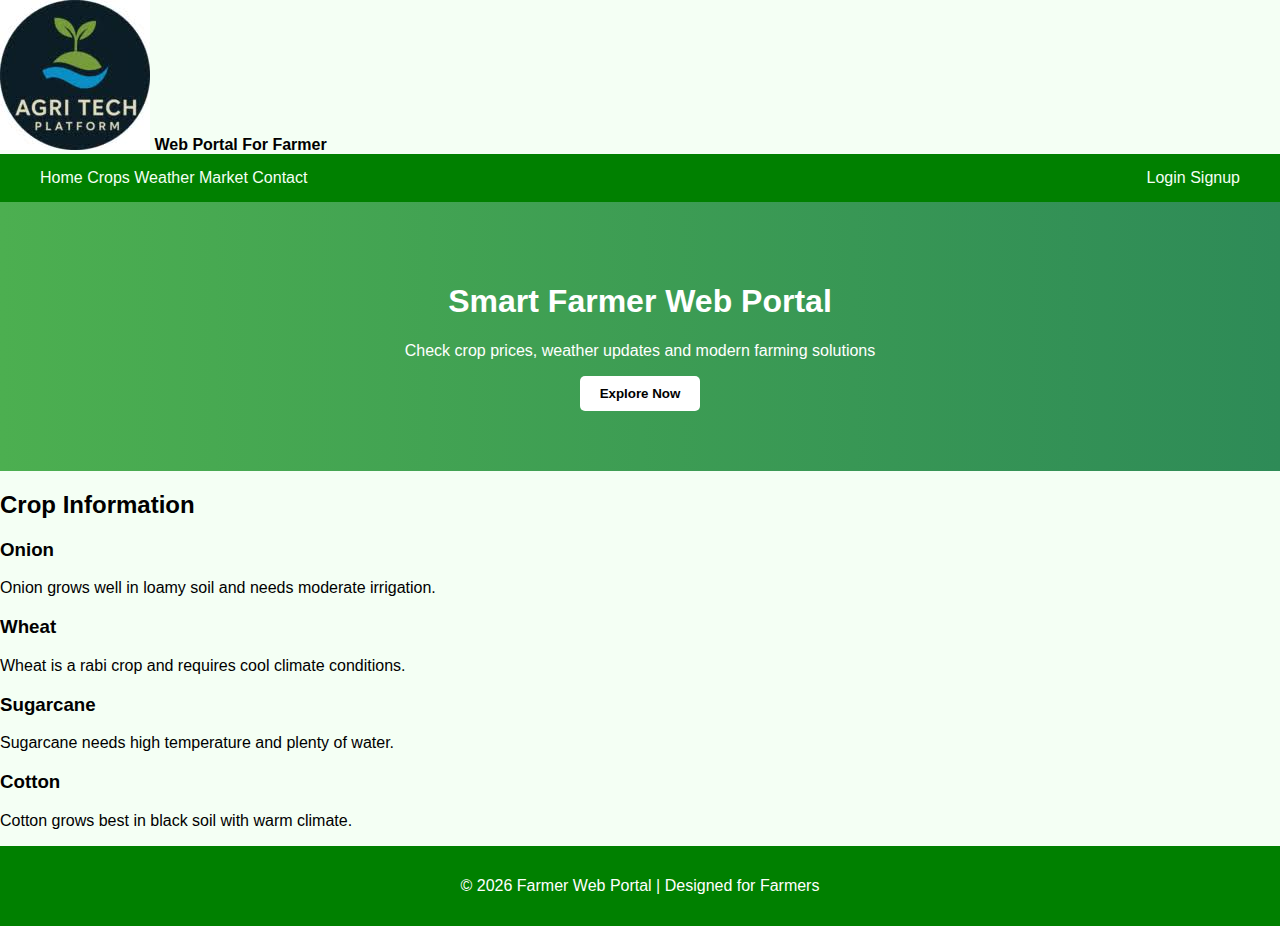
<file: indexxxxxxxxxx.html>
<!DOCTYPE html>
<html lang="en">
<head>
    <meta charset="UTF-8">
    <meta name="viewport" content="width=device-width, initial-scale=1.0">
    <title>Web Portal for Farmer</title>
    <link rel="stylesheet" href="./css/style.css">
</head>

<body>

<!-- ===== NAVBAR (UNCHANGED) ===== -->
<div class="navbar-main-container">
    <div class="logo-container">
        <img src="./images/logo img.jpg" alt="farming" class="main-logo">
        <b class="project-name">Web Portal For Farmer</b>
    </div>

    <nav>
        <div class="nav-links-container">
            <a href="./../index.html" class="menu-item">Home</a>
            <a href="./pages/crop.html" class="menu-item">Crops</a>
            <a href="./pages/weather.html" class="menu-item">Weather</a>
            <a href="./pages/market.html" class="menu-item">Market</a>
            <a href="./pages/contact.html" class="menu-item">Contact</a>
        </div>

        <div class="auth-links-container">
            <a href="./pages/login.html" class="menu-item">Login</a>
            <a href="./pages/signup.html" class="menu-item">Signup</a>
        </div>
    </nav>
</div>

<!-- ===== HERO SECTION ===== -->
<section class="hero">
    <h1>Smart Farmer Web Portal</h1>
    <p>Check crop prices, weather updates and modern farming solutions</p>
    <button onclick="showCrops()">Explore Now</button>
</section>

<!-- ===== CROP INFO SECTION ===== -->
<section class="crop-info" id="cropInfo">
    <h2>Crop Information</h2>

    <div class="crop-container">
        <div class="crop-card">
            <h3>Onion</h3>
            <p>Onion grows well in loamy soil and needs moderate irrigation.</p>
        </div>

        <div class="crop-card">
            <h3>Wheat</h3>
            <p>Wheat is a rabi crop and requires cool climate conditions.</p>
        </div>

        <div class="crop-card">
            <h3>Sugarcane</h3>
            <p>Sugarcane needs high temperature and plenty of water.</p>
        </div>

        <div class="crop-card">
            <h3>Cotton</h3>
            <p>Cotton grows best in black soil with warm climate.</p>
        </div>
    </div>
</section>

<!-- ===== FOOTER ===== -->
<footer>
    <p>© 2026 Farmer Web Portal | Designed for Farmers</p>
</footer>

<script>
function showCrops() {
    document.getElementById("cropInfo").style.display = "block";
    window.scrollTo({ top: document.getElementById("cropInfo").offsetTop - 60, behavior: 'smooth' });
}
</script>

</body>
</html>
</file>
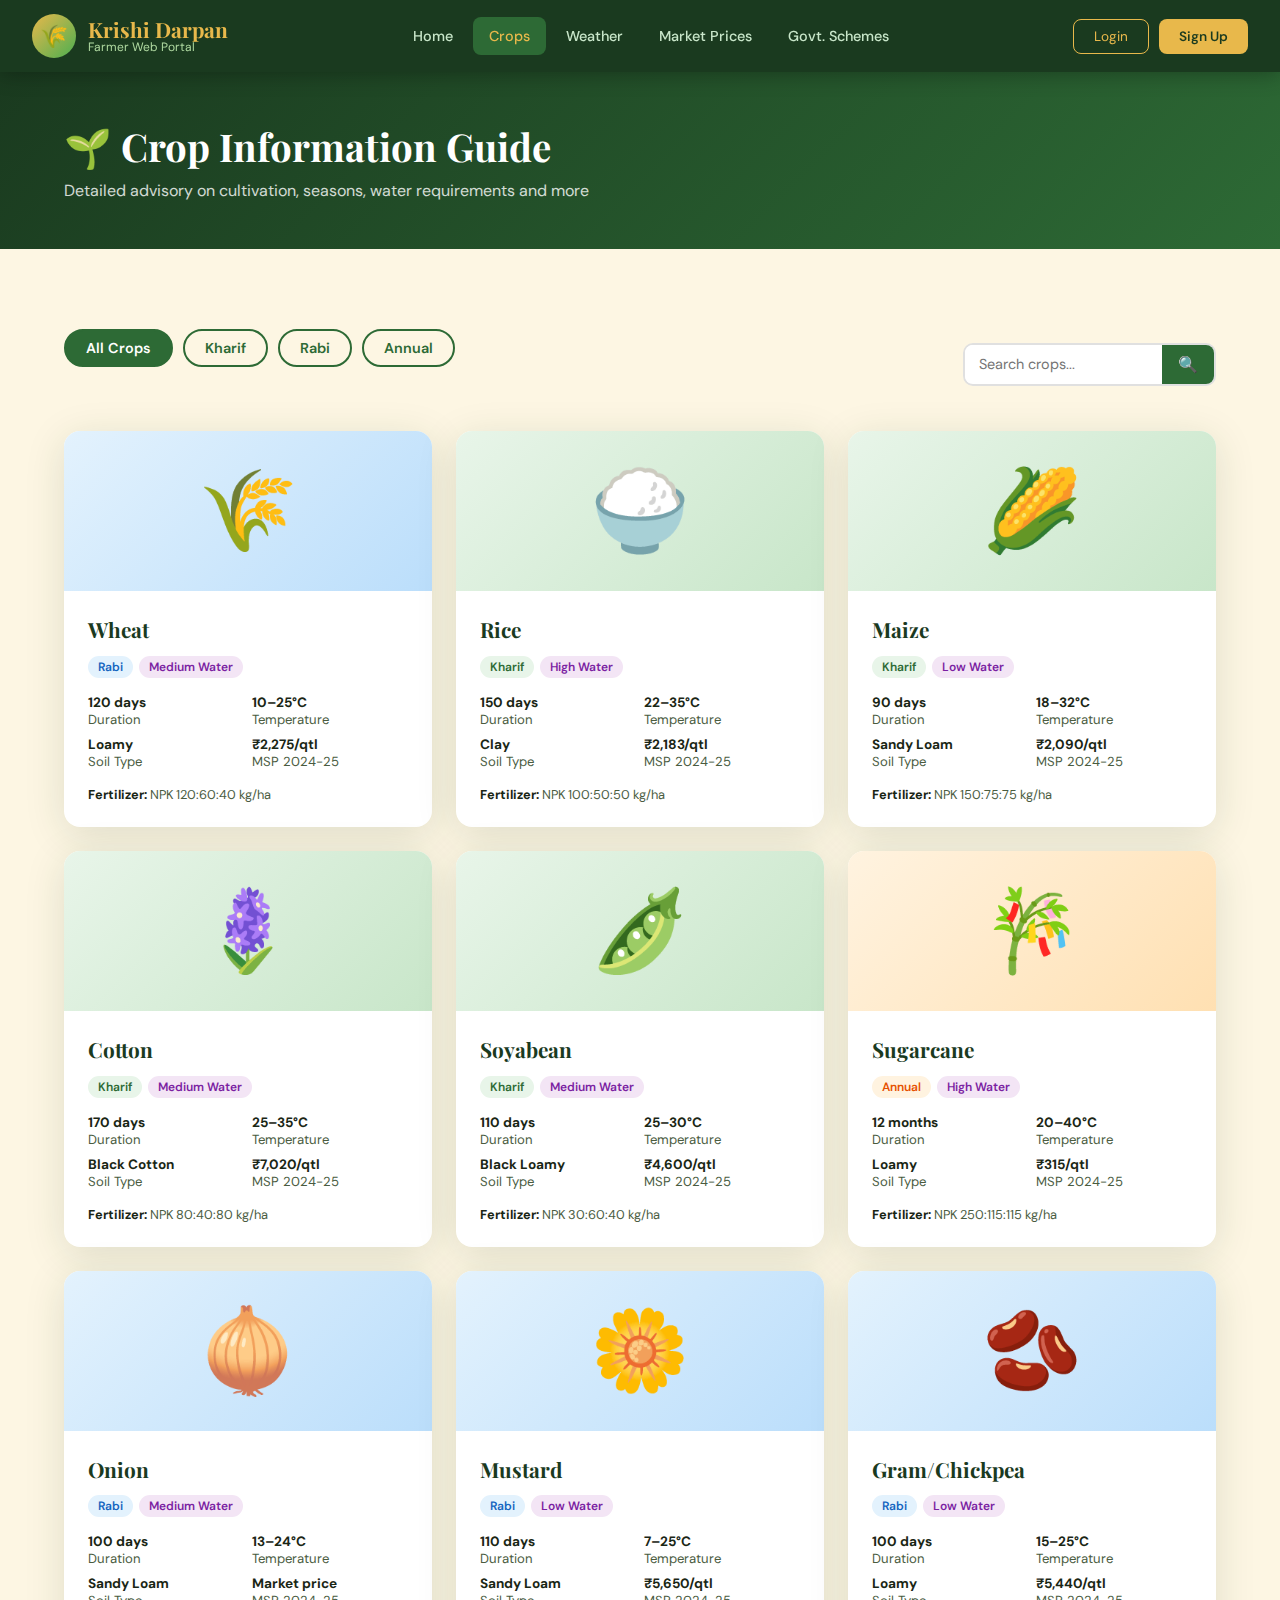
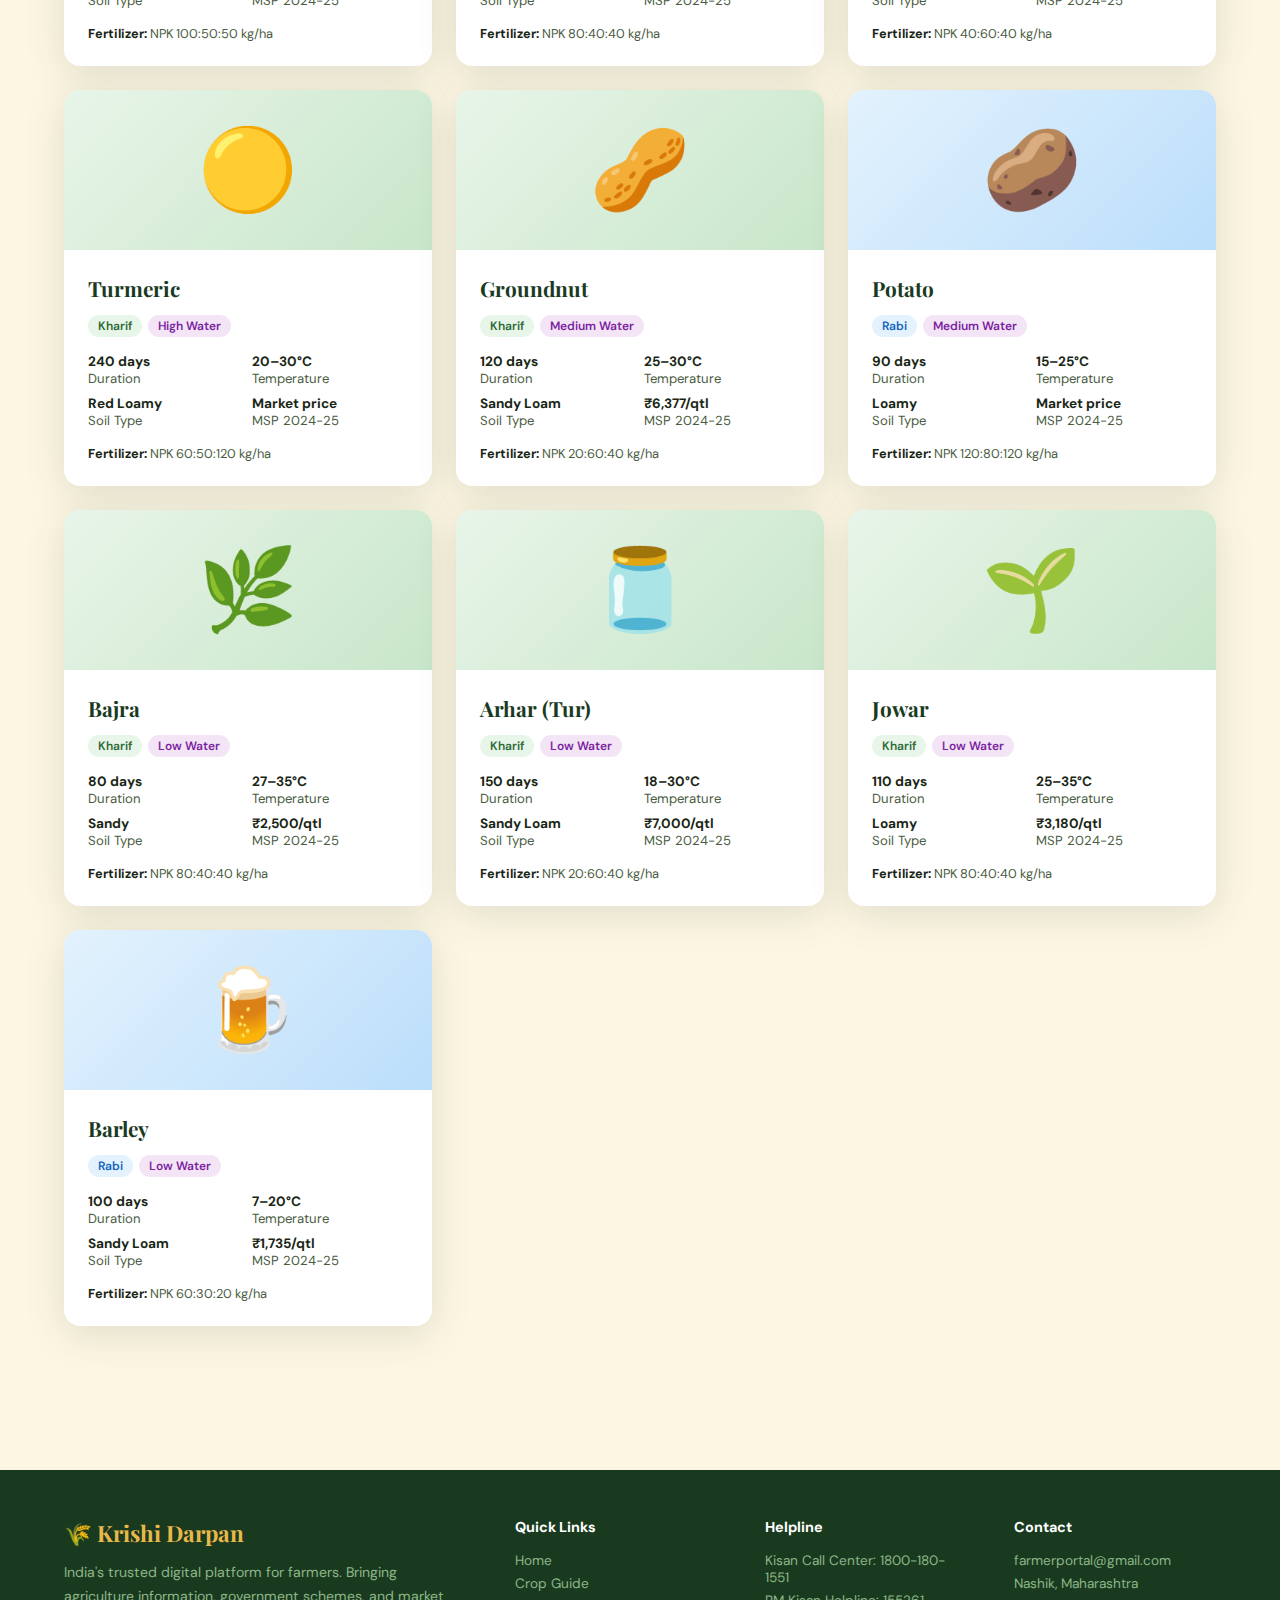
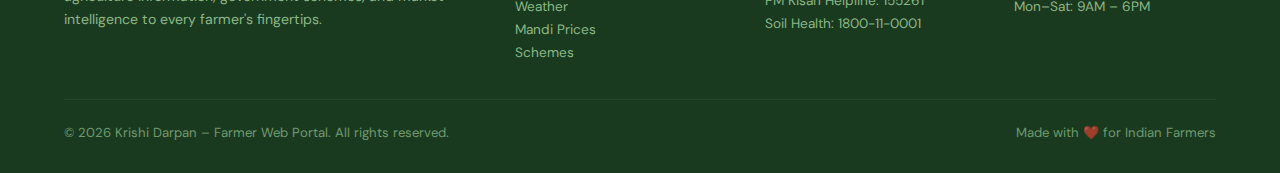
<file: farmer-portal/farmer-portal/pages/crops.html>
<!DOCTYPE html>
<html lang="en">
<head>
  <meta charset="UTF-8">
  <meta name="viewport" content="width=device-width, initial-scale=1.0">
  <title>Crops – Krishi Darpan</title>
  <link rel="stylesheet" href="../css/style.css">
  <link rel="stylesheet" href="../css/crops.css">
</head>
<body>

<div class="page-header">
  <h1>🌱 Crop Information Guide</h1>
  <p>Detailed advisory on cultivation, seasons, water requirements and more</p>
</div>

<section class="section">
  <div class="top-bar">
    <div class="crops-filter">
      <button class="filter-btn active" onclick="filterCrops('all', this)">All Crops</button>
      <button class="filter-btn" onclick="filterCrops('kharif', this)">Kharif</button>
      <button class="filter-btn" onclick="filterCrops('rabi', this)">Rabi</button>
      <button class="filter-btn" onclick="filterCrops('annual', this)">Annual</button>
    </div>
    <div class="search-bar">
      <input type="text" id="cropSearch" oninput="searchCrops()" placeholder="Search crops...">
      <button>🔍</button>
    </div>
  </div>
  <div class="crops-grid" id="cropsGrid"></div>
</section>

<script src="../js/layout.js"></script>
<script src="../js/common.js"></script>
<script src="../js/crops.js"></script>
</body>
</html>
</file>
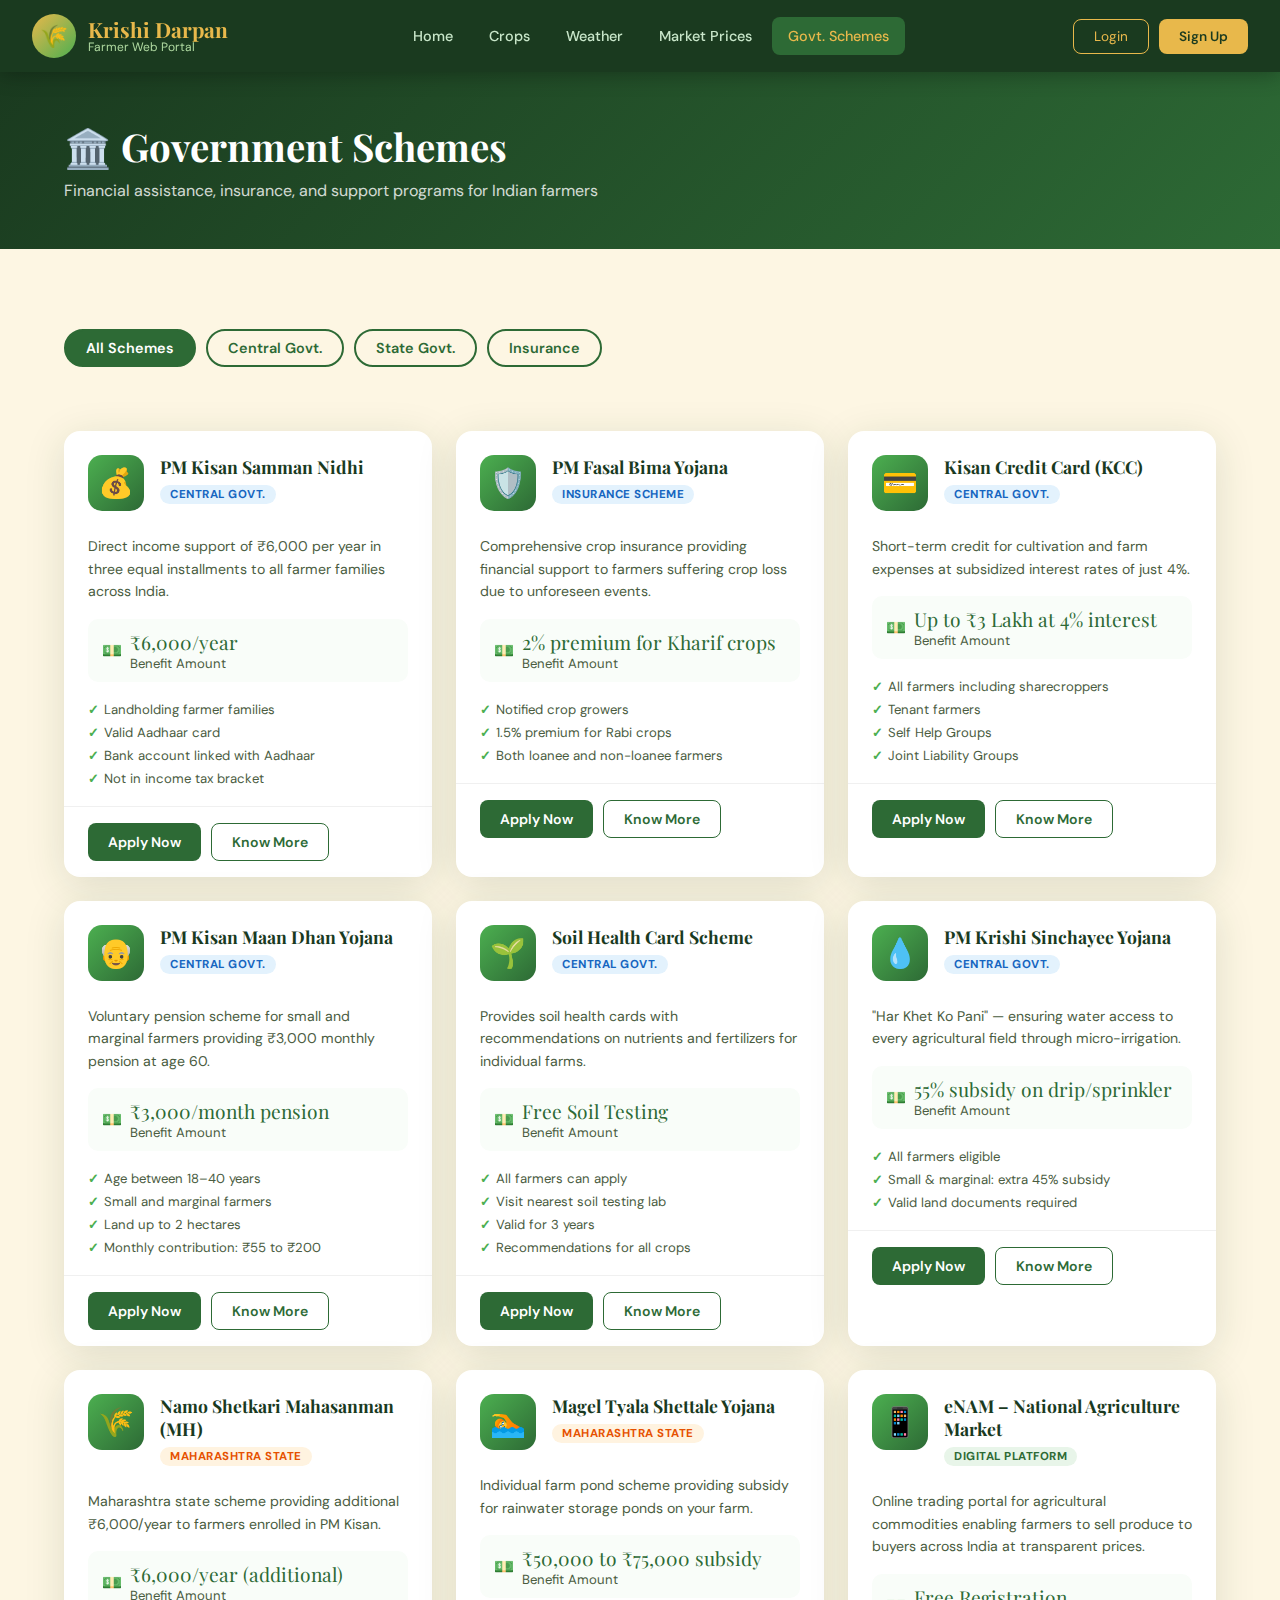
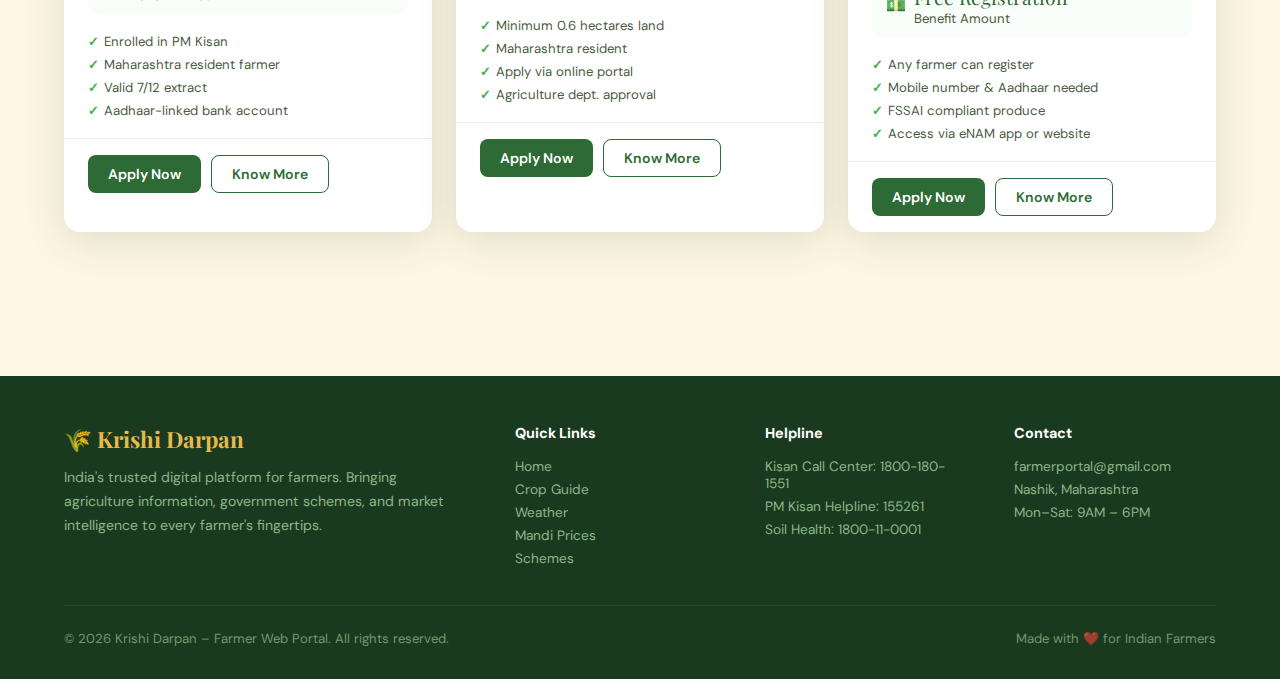
<file: farmer-portal/farmer-portal/pages/schemes.html>
<!DOCTYPE html>
<html lang="en">
<head>
  <meta charset="UTF-8">
  <meta name="viewport" content="width=device-width, initial-scale=1.0">
  <title>Govt. Schemes – Krishi Darpan</title>
  <link rel="stylesheet" href="../css/style.css">
  <link rel="stylesheet" href="../css/schemes.css">
</head>
<body>

<div class="page-header">
  <h1>🏛️ Government Schemes</h1>
  <p>Financial assistance, insurance, and support programs for Indian farmers</p>
</div>

<section class="section">
  <div class="top-bar">
    <div class="crops-filter">
      <button class="filter-btn active" onclick="filterSchemes('all', this)">All Schemes</button>
      <button class="filter-btn" onclick="filterSchemes('central', this)">Central Govt.</button>
      <button class="filter-btn" onclick="filterSchemes('state', this)">State Govt.</button>
      <button class="filter-btn" onclick="filterSchemes('insurance', this)">Insurance</button>
    </div>
  </div>
  <div class="schemes-grid" id="schemesGrid"></div>
</section>

<!-- Apply Modal -->
<div class="modal-overlay" id="modal-apply">
  <div class="modal">
    <button class="modal-close" onclick="closeModal('apply')">✕</button>
    <h3 id="applyTitle">Apply for Scheme</h3>
    <div class="form-group"><label>Full Name</label><input type="text" placeholder="As per Aadhaar card"></div>
    <div class="form-group"><label>Aadhaar Number</label><input type="text" placeholder="12-digit Aadhaar number"></div>
    <div class="form-group"><label>Bank Account Number</label><input type="text" placeholder="Linked bank account"></div>
    <div class="form-group"><label>Land holding (in acres)</label><input type="number" placeholder="e.g. 2.5"></div>
    <button class="form-submit" onclick="submitApplication()">Submit Application</button>
  </div>
</div>

<script src="../js/layout.js"></script>
<script src="../js/common.js"></script>
<script src="../js/schemes.js"></script>
</body>
</html>
</file>
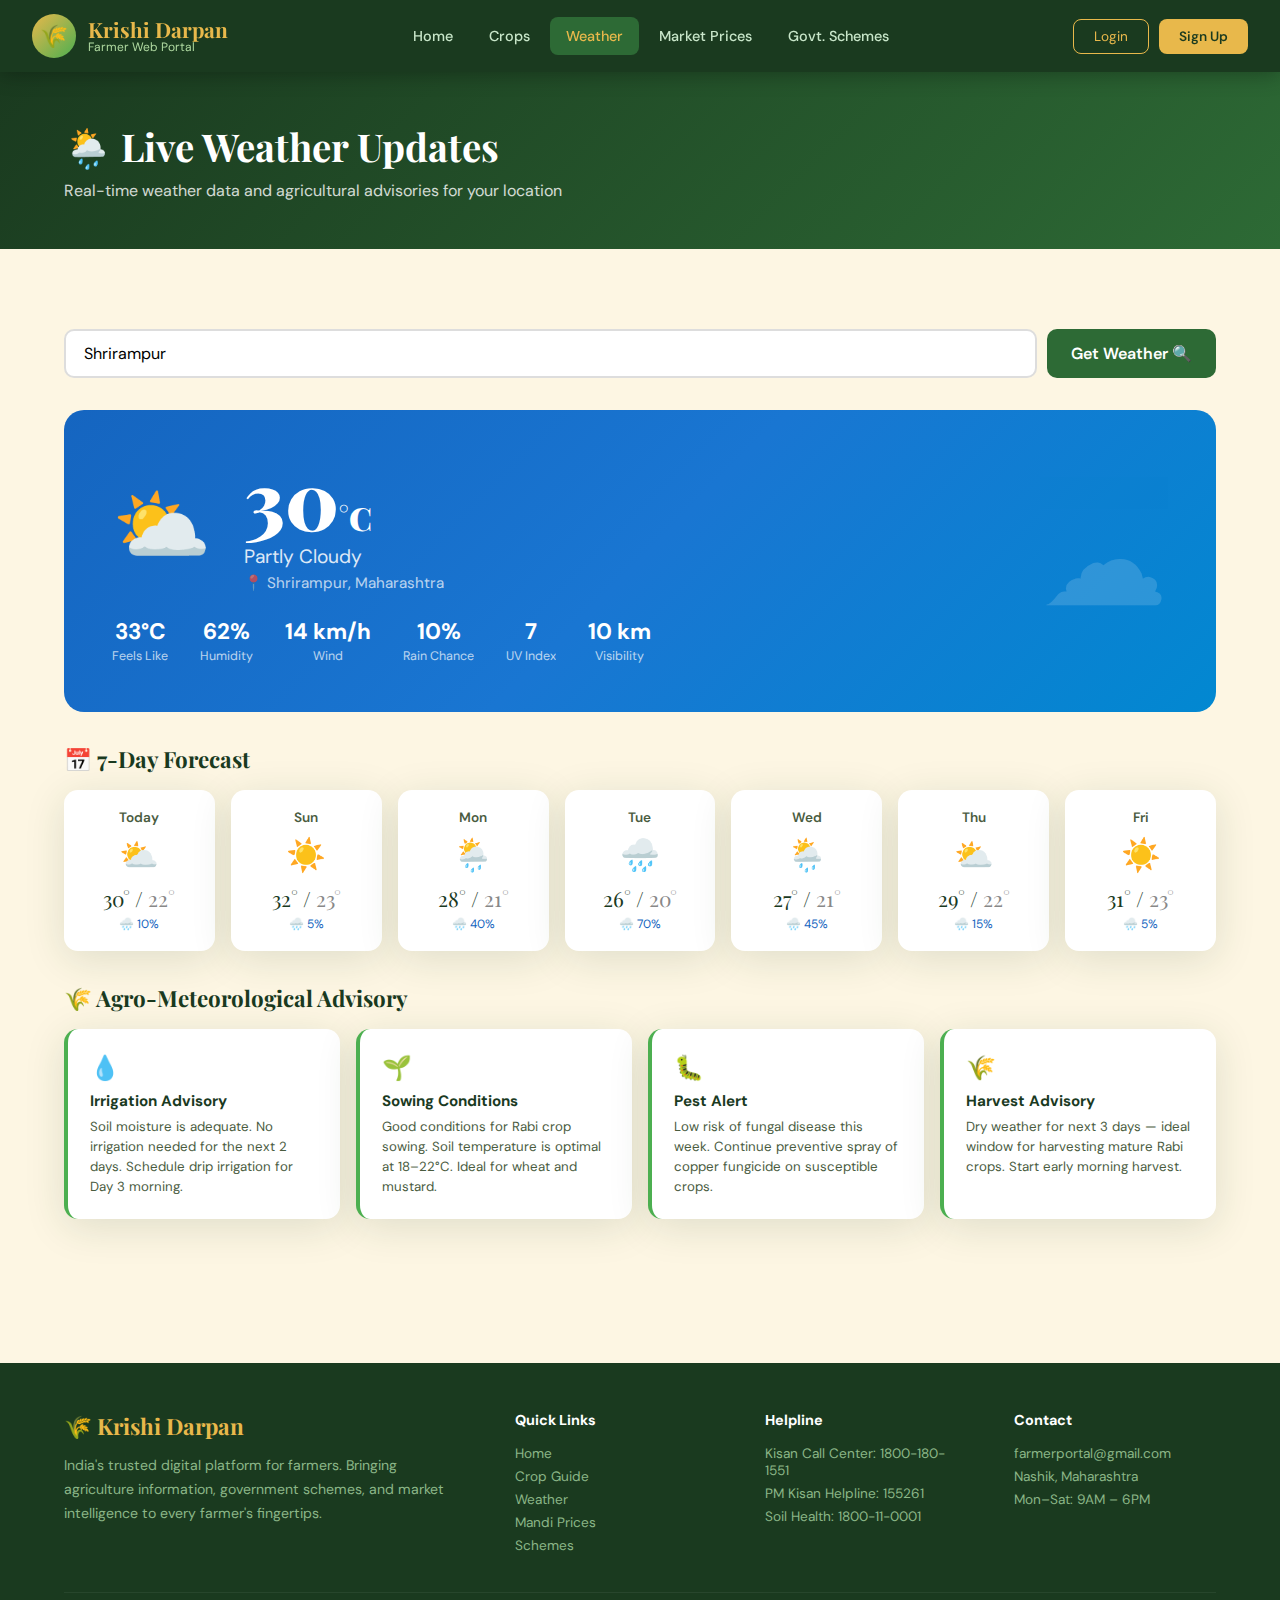
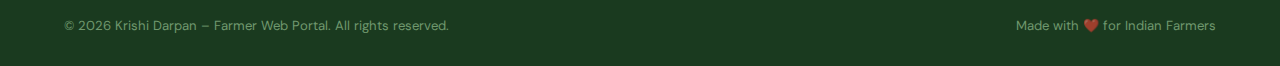
<file: farmer-portal/farmer-portal/pages/weather.html>
<!DOCTYPE html>
<html lang="en">
<head>
  <meta charset="UTF-8">
  <meta name="viewport" content="width=device-width, initial-scale=1.0">
  <title>Weather – Krishi Darpan</title>
  <link rel="stylesheet" href="../css/style.css">
  <link rel="stylesheet" href="../css/weather.css">
</head>
<body>

<div class="page-header">
  <h1>🌦️ Live Weather Updates</h1>
  <p>Real-time weather data and agricultural advisories for your location</p>
</div>

<section class="section">
  <div class="weather-search">
    <input type="text" id="cityInput" placeholder="Enter city (e.g. Nashik, Pune, Nagpur...)" value="Shrirampur">
    <button onclick="fetchWeather()">Get Weather 🔍</button>
  </div>

  <div id="weatherDisplay">
    <div class="loading">Loading weather data</div>
  </div>

  <h3 class="sub-heading">📅 7-Day Forecast</h3>
  <div class="forecast-grid" id="forecastGrid"></div>

  <h3 class="sub-heading">🌾 Agro-Meteorological Advisory</h3>
  <div class="agro-tips" id="agroTips"></div>
</section>

<script src="../js/layout.js"></script>
<script src="../js/common.js"></script>
<script src="../js/weather.js"></script>
</body>
</html>
</file>
<file: css/style.css>
body {
    margin: 0;
    font-family: Arial, sans-serif;
    background: #f4fff4;
}

/* Navbar */
nav {
    background: green;
    color: white;
    display: flex;
    justify-content: space-between;
    padding: 15px 40px;
}

nav ul {
    list-style: none;
    display: flex;
}

nav ul li {
    margin-left: 20px;
}

nav ul li a {
    text-decoration: none;
    color: white;
    font-weight: bold;
}

nav ul li a:hover {
    color: yellow;
}

/* Hero */
.hero {
    text-align: center;
    padding: 60px;
    background: linear-gradient(to right, #4CAF50, #2E8B57);
    color: white;
}

.hero button {
    padding: 10px 20px;
    background: white;
    border: none;
    font-weight: bold;
    cursor: pointer;
    border-radius: 5px;
}

.hero button:hover {
    background: yellow;
}

/* Images */
.image-section {
    text-align: center;
    padding: 40px;
}

.image-section img {
    width: 300px;
    height: 200px;
    margin: 10px;
    border-radius: 10px;
}

/* Table */
table {
    width: 80%;
    margin: auto;
    border-collapse: collapse;
    margin-bottom: 40px;
}

th, td {
    border: 1px solid green;
    padding: 10px;
    text-align: center;
}

th {
    background: green;
    color: white;
}

/* Scheme */
.scheme-box {
    text-align: center;
    padding: 40px;
    background: #e6ffe6;
}

/* Weather */
.weather {
    text-align: center;
    padding: 30px;
    background: #ccffcc;
}

/* Footer */
footer {
    background: green;
    color: white;
    text-align: center;
    padding: 15px;
    text-decoration: none;
}
.menu-item{
text-decoration: none;
color: #f4fff4;
}
</file>
<file: farmer-portal/farmer-portal/css/style.css>
@import url('https://fonts.googleapis.com/css2?family=Playfair+Display:wght@700;900&family=DM+Sans:wght@300;400;500;600&display=swap');

:root {
  --green-dark: #1a3a1f;
  --green-mid: #2d6a35;
  --green-light: #4caf50;
  --gold: #e8b84b;
  --gold-light: #f5d98c;
  --cream: #fdf6e3;
  --brown: #6b4c1e;
  --white: #ffffff;
  --text: #1a2615;
  --text-light: #4a5c3f;
  --shadow: 0 8px 40px rgba(26,58,31,0.13);
  --radius: 16px;
}

* { margin: 0; padding: 0; box-sizing: border-box; }
html { scroll-behavior: smooth; }
body {
  font-family: 'DM Sans', sans-serif;
  background: var(--cream);
  color: var(--text);
  min-height: 100vh;
}

/* ===== NAVBAR ===== */
nav {
  position: sticky; top: 0; z-index: 999;
  background: var(--green-dark);
  display: flex; align-items: center; justify-content: space-between;
  padding: 0 2rem;
  box-shadow: 0 2px 20px rgba(0,0,0,0.3);
}
.nav-brand {
  display: flex; align-items: center; gap: 12px;
  padding: 14px 0;
}
.nav-brand .logo-icon {
  width: 44px; height: 44px;
  background: linear-gradient(135deg, var(--gold), var(--green-light));
  border-radius: 50%;
  display: flex; align-items: center; justify-content: center;
  font-size: 1.4rem;
}
.nav-brand h2 {
  font-family: 'Playfair Display', serif;
  color: var(--gold);
  font-size: 1.3rem;
  line-height: 1.1;
}
.nav-brand span {
  color: #aed89f; font-size: 0.75rem;
  display: block; font-family: 'DM Sans', sans-serif; font-weight: 400;
}
.nav-links { display: flex; list-style: none; gap: 4px; }
.nav-links li a {
  color: #c8e6c9;
  text-decoration: none;
  padding: 10px 16px;
  border-radius: 8px;
  font-size: 0.9rem;
  font-weight: 500;
  cursor: pointer;
  transition: all 0.2s;
  display: block;
}
.nav-links li a:hover,
.nav-links li a.active {
  background: var(--green-mid);
  color: var(--gold);
}
.nav-auth { display: flex; gap: 10px; }
.btn-login {
  color: var(--gold);
  border: 1px solid var(--gold);
  padding: 8px 20px;
  border-radius: 8px;
  font-size: 0.85rem;
  cursor: pointer;
  background: transparent;
  font-family: 'DM Sans', sans-serif;
  transition: all 0.2s;
}
.btn-login:hover { background: var(--gold); color: var(--green-dark); }
.btn-signup {
  background: var(--gold);
  color: var(--green-dark);
  border: none;
  padding: 8px 20px;
  border-radius: 8px;
  font-size: 0.85rem;
  font-weight: 600;
  cursor: pointer;
  font-family: 'DM Sans', sans-serif;
  transition: all 0.2s;
}
.btn-signup:hover { background: var(--gold-light); }

/* ===== SECTION ===== */
.section { padding: 5rem 4rem; }
.section-title {
  font-family: 'Playfair Display', serif;
  font-size: 2.4rem;
  color: var(--green-dark);
  margin-bottom: 0.5rem;
}
.section-sub { color: var(--text-light); margin-bottom: 3rem; font-size: 1rem; }

/* ===== PAGE HEADER ===== */
.page-header {
  background: linear-gradient(135deg, var(--green-dark), var(--green-mid));
  padding: 3rem 4rem;
  color: white;
}
.page-header h1 {
  font-family: 'Playfair Display', serif;
  font-size: 2.4rem;
  margin-bottom: 0.5rem;
}
.page-header p { opacity: 0.8; font-size: 1rem; }

/* ===== MODAL ===== */
.modal-overlay {
  display: none;
  position: fixed; inset: 0; z-index: 9999;
  background: rgba(0,0,0,0.5);
  backdrop-filter: blur(4px);
  align-items: center; justify-content: center;
}
.modal-overlay.open { display: flex; }
.modal {
  background: white;
  border-radius: 20px;
  max-width: 480px;
  width: 90%;
  padding: 2.5rem;
  position: relative;
  animation: modalIn 0.3s ease;
}
@keyframes modalIn {
  from { transform: scale(0.95); opacity: 0; }
  to { transform: scale(1); opacity: 1; }
}
.modal-close {
  position: absolute; top: 1.2rem; right: 1.2rem;
  background: #f0f0f0;
  border: none; border-radius: 50%;
  width: 32px; height: 32px;
  cursor: pointer; font-size: 1rem;
  display: flex; align-items: center; justify-content: center;
}
.modal h3 {
  font-family: 'Playfair Display', serif;
  font-size: 1.5rem;
  color: var(--green-dark);
  margin-bottom: 1.5rem;
}
.form-group { margin-bottom: 1.2rem; }
.form-group label {
  display: block; font-size: 0.85rem;
  font-weight: 600; color: var(--text); margin-bottom: 6px;
}
.form-group input,
.form-group select,
.form-group textarea {
  width: 100%;
  padding: 10px 14px;
  border: 2px solid #e0e0e0;
  border-radius: 10px;
  font-family: 'DM Sans', sans-serif;
  font-size: 0.9rem;
  outline: none;
  transition: border 0.2s;
}
.form-group input:focus,
.form-group select:focus,
.form-group textarea:focus { border-color: var(--green-mid); }
.form-submit {
  width: 100%;
  background: var(--green-mid);
  color: white;
  border: none;
  padding: 13px;
  border-radius: 10px;
  font-size: 1rem;
  font-weight: 700;
  cursor: pointer;
  font-family: 'DM Sans', sans-serif;
  transition: all 0.2s;
  margin-top: 0.5rem;
}
.form-submit:hover { background: var(--green-dark); }

/* ===== TOAST ===== */
#toast {
  position: fixed;
  bottom: 2rem; right: 2rem;
  background: var(--green-dark);
  color: white;
  padding: 14px 24px;
  border-radius: 12px;
  font-size: 0.9rem;
  z-index: 99999;
  opacity: 0;
  transform: translateY(20px);
  transition: all 0.3s;
  pointer-events: none;
}
#toast.show { opacity: 1; transform: translateY(0); }

/* ===== FILTER / SEARCH ===== */
.crops-filter { display: flex; gap: 10px; flex-wrap: wrap; margin-bottom: 2rem; }
.filter-btn {
  padding: 8px 20px;
  border-radius: 20px;
  border: 2px solid var(--green-mid);
  background: transparent;
  color: var(--green-mid);
  font-family: 'DM Sans', sans-serif;
  font-size: 0.9rem;
  font-weight: 600;
  cursor: pointer;
  transition: all 0.2s;
}
.filter-btn.active, .filter-btn:hover {
  background: var(--green-mid); color: white;
}
.search-bar {
  display: flex; align-items: center;
  background: white;
  border: 2px solid #e0e0e0;
  border-radius: 10px;
  overflow: hidden;
  max-width: 400px;
}
.search-bar input {
  flex: 1; border: none; outline: none;
  padding: 10px 14px;
  font-family: 'DM Sans', sans-serif; font-size: 0.9rem;
}
.search-bar button {
  background: var(--green-mid);
  border: none; color: white;
  padding: 10px 16px; cursor: pointer; font-size: 1rem;
}
.top-bar {
  display: flex; justify-content: space-between;
  align-items: center; margin-bottom: 2rem; flex-wrap: wrap; gap: 1rem;
}

/* ===== ALERT BOX ===== */
.alert-box {
  background: #fff8e1;
  border: 1px solid #ffd54f;
  border-radius: 12px;
  padding: 1rem 1.4rem;
  margin-bottom: 1rem;
  display: flex; align-items: flex-start; gap: 0.8rem;
}
.alert-box .a-icon { font-size: 1.2rem; }
.alert-box p { font-size: 0.88rem; color: #5d4037; line-height: 1.5; }

/* ===== TABS ===== */
.tabs {
  display: flex; gap: 4px;
  margin-bottom: 2rem;
  border-bottom: 2px solid #e0e0e0;
}
.tab {
  padding: 10px 20px;
  border: none; background: transparent;
  font-family: 'DM Sans', sans-serif;
  font-size: 0.9rem; font-weight: 600;
  color: var(--text-light); cursor: pointer;
  border-bottom: 3px solid transparent;
  margin-bottom: -2px; transition: all 0.2s;
}
.tab.active { color: var(--green-mid); border-bottom-color: var(--green-mid); }
.tab-content { display: none; }
.tab-content.active { display: block; }

/* ===== LOADING ===== */
.loading { text-align: center; padding: 3rem; color: var(--text-light); font-size: 1rem; }
.loading::after {
  content: ''; display: inline-block;
  width: 20px; height: 20px;
  border: 2px solid var(--green-light);
  border-top-color: transparent;
  border-radius: 50%;
  animation: spin 0.8s linear infinite;
  margin-left: 10px; vertical-align: middle;
}
@keyframes spin { to { transform: rotate(360deg); } }
@keyframes pulse {
  0%, 100% { opacity: 1; transform: scale(1); }
  50% { opacity: 0.5; transform: scale(1.3); }
}

/* ===== FOOTER ===== */
footer {
  background: var(--green-dark);
  color: #a8d5a2;
  padding: 3rem 4rem 2rem;
  margin-top: 4rem;
}
.footer-grid {
  display: grid;
  grid-template-columns: 2fr 1fr 1fr 1fr;
  gap: 3rem; margin-bottom: 2rem;
}
.footer-brand h3 {
  font-family: 'Playfair Display', serif;
  color: var(--gold); font-size: 1.4rem; margin-bottom: 0.8rem;
}
.footer-brand p { font-size: 0.88rem; line-height: 1.7; opacity: 0.8; }
.footer-col h4 { color: white; font-size: 0.9rem; margin-bottom: 1rem; }
.footer-col a {
  display: block; color: #a8d5a2;
  text-decoration: none; font-size: 0.85rem;
  margin-bottom: 6px; cursor: pointer;
  transition: color 0.2s; opacity: 0.8;
}
.footer-col a:hover { color: var(--gold); opacity: 1; }
.footer-bottom {
  border-top: 1px solid rgba(255,255,255,0.1);
  padding-top: 1.5rem;
  display: flex; justify-content: space-between;
  font-size: 0.82rem; opacity: 0.6;
}

/* ===== RESPONSIVE ===== */
@media (max-width: 768px) {
  .section { padding: 3rem 1.5rem; }
  .page-header { padding: 2rem 1.5rem; }
  nav { flex-wrap: wrap; padding: 0.5rem 1rem; gap: 0.5rem; }
  .nav-links { display: none; }
  .footer-grid { grid-template-columns: 1fr; gap: 1.5rem; }
  .top-bar { flex-direction: column; }
}
</file>
<file: farmer-portal/farmer-portal/css/crops.css>
/* ===== CROPS GRID ===== */
.crops-grid {
  display: grid;
  grid-template-columns: repeat(auto-fill, minmax(280px, 1fr));
  gap: 1.5rem;
}
.crop-card {
  background: white; border-radius: 16px;
  overflow: hidden; box-shadow: 0 8px 40px rgba(26,58,31,0.13);
  transition: all 0.3s;
}
.crop-card:hover {
  transform: translateY(-4px);
  box-shadow: 0 16px 40px rgba(26,58,31,0.18);
}
.crop-img {
  height: 160px;
  display: flex; align-items: center; justify-content: center;
  font-size: 5rem;
}
.crop-body { padding: 1.5rem; }
.crop-body h3 {
  font-family: 'Playfair Display', serif;
  font-size: 1.3rem; color: #1a3a1f; margin-bottom: 0.8rem;
}
.crop-tags { display: flex; gap: 6px; flex-wrap: wrap; margin-bottom: 1rem; }
.tag {
  padding: 3px 10px; border-radius: 12px;
  font-size: 0.75rem; font-weight: 600;
}
.tag-kharif { background: #e8f5e9; color: #2d6a35; }
.tag-rabi   { background: #e3f2fd; color: #1565c0; }
.tag-annual { background: #fff3e0; color: #e65100; }
.tag-water  { background: #f3e5f5; color: #7b1fa2; }

.crop-info {
  display: grid; grid-template-columns: 1fr 1fr; gap: 8px;
}
.crop-info-item { font-size: 0.82rem; color: #4a5c3f; }
.crop-info-item strong { display: block; color: #1a2615; font-size: 0.85rem; }
.crop-fertilizer {
  margin-top: 1rem; font-size: 0.8rem; color: #4a5c3f;
}
.crop-fertilizer strong { color: #1a2615; }
</file>
<file: farmer-portal/farmer-portal/css/schemes.css>
/* ===== SCHEMES GRID ===== */
.schemes-grid {
  display: grid;
  grid-template-columns: repeat(auto-fill, minmax(340px, 1fr));
  gap: 1.5rem;
}
.scheme-card {
  background: white; border-radius: 16px;
  box-shadow: 0 8px 40px rgba(26,58,31,0.13);
  overflow: hidden; transition: all 0.3s;
}
.scheme-card:hover {
  transform: translateY(-4px);
  box-shadow: 0 16px 40px rgba(26,58,31,0.18);
}
.scheme-header {
  padding: 1.5rem;
  display: flex; align-items: flex-start; gap: 1rem;
}
.scheme-icon {
  width: 56px; height: 56px; border-radius: 14px;
  background: linear-gradient(135deg, #4caf50, #2d6a35);
  display: flex; align-items: center; justify-content: center;
  font-size: 1.8rem; flex-shrink: 0;
}
.scheme-title h3 {
  font-family: 'Playfair Display', serif;
  font-size: 1.1rem; color: #1a3a1f; margin-bottom: 4px;
}
.scheme-badge {
  display: inline-block; padding: 2px 10px;
  border-radius: 10px; font-size: 0.72rem;
  font-weight: 700; text-transform: uppercase; letter-spacing: 0.5px;
}
.badge-open    { background: #e8f5e9; color: #2d6a35; }
.badge-central { background: #e3f2fd; color: #1565c0; }
.badge-state   { background: #fff3e0; color: #e65100; }

.scheme-body { padding: 0 1.5rem 1rem; }
.scheme-body p { color: #4a5c3f; font-size: 0.88rem; line-height: 1.6; margin-bottom: 1rem; }

.scheme-amount {
  display: flex; align-items: center; gap: 8px;
  background: #f9fdf9; padding: 10px 14px;
  border-radius: 10px; margin-bottom: 1rem;
}
.scheme-amount .amt {
  font-family: 'Playfair Display', serif;
  font-size: 1.2rem; color: #2d6a35;
}
.scheme-amount .amt-lbl { font-size: 0.82rem; color: #4a5c3f; }

.eligibility-list { list-style: none; margin-top: 0.5rem; }
.eligibility-list li {
  font-size: 0.82rem; color: #4a5c3f;
  padding: 3px 0; padding-left: 16px; position: relative;
}
.eligibility-list li::before {
  content: '✓'; position: absolute; left: 0;
  color: #4caf50; font-weight: 700;
}

.scheme-footer {
  padding: 1rem 1.5rem;
  border-top: 1px solid #f0f0f0;
  display: flex; gap: 10px;
}
.btn-apply {
  background: #2d6a35; color: white;
  border: none; padding: 9px 20px;
  border-radius: 8px; font-size: 0.88rem;
  font-weight: 600; cursor: pointer;
  font-family: 'DM Sans', sans-serif; transition: all 0.2s;
}
.btn-apply:hover { background: #1a3a1f; }
.btn-details {
  background: transparent; color: #2d6a35;
  border: 1px solid #2d6a35; padding: 9px 20px;
  border-radius: 8px; font-size: 0.88rem;
  font-weight: 600; cursor: pointer;
  font-family: 'DM Sans', sans-serif; transition: all 0.2s;
}
.btn-details:hover { background: #e8f5e9; }
</file>
<file: farmer-portal/farmer-portal/css/weather.css>
/* ===== WEATHER SEARCH ===== */
.weather-search {
  display: flex; gap: 10px; margin-bottom: 2rem;
}
.weather-search input {
  flex: 1; padding: 12px 18px;
  border: 2px solid #ddd; border-radius: 10px;
  font-size: 1rem; font-family: 'DM Sans', sans-serif;
  outline: none; transition: border 0.2s;
}
.weather-search input:focus { border-color: #2d6a35; }
.weather-search button {
  background: #2d6a35; color: white;
  border: none; padding: 12px 24px;
  border-radius: 10px; font-size: 1rem;
  font-weight: 600; cursor: pointer;
  font-family: 'DM Sans', sans-serif; transition: all 0.2s;
}
.weather-search button:hover { background: #1a3a1f; }

/* ===== WEATHER HERO CARD ===== */
.weather-hero {
  background: linear-gradient(135deg, #1565c0, #1976d2, #0288d1);
  border-radius: 20px; padding: 3rem; color: white;
  margin-bottom: 2rem; position: relative; overflow: hidden;
}
.weather-hero::before {
  content: '☁';
  position: absolute; right: 3rem; top: 50%;
  transform: translateY(-50%);
  font-size: 8rem; opacity: 0.15;
}
.weather-main {
  display: flex; align-items: center; gap: 2rem; margin-bottom: 1.5rem;
}
.weather-icon-big { font-size: 5rem; }
.weather-temp {
  font-family: 'Playfair Display', serif;
  font-size: 5rem; line-height: 1; font-weight: 900;
}
.weather-temp span { font-size: 2rem; }
.weather-desc { font-size: 1.2rem; opacity: 0.85; margin-top: 6px; }
.weather-location { opacity: 0.7; font-size: 0.95rem; margin-top: 4px; }
.weather-details-row {
  display: flex; gap: 2rem; flex-wrap: wrap;
}
.w-detail { text-align: center; }
.w-detail .val { font-size: 1.4rem; font-weight: 700; }
.w-detail .key { font-size: 0.78rem; opacity: 0.7; margin-top: 2px; }

/* ===== FORECAST ===== */
.sub-heading {
  font-family: 'Playfair Display', serif;
  color: #1a3a1f; margin: 2rem 0 1rem; font-size: 1.4rem;
}
.forecast-grid {
  display: grid;
  grid-template-columns: repeat(auto-fit, minmax(120px, 1fr));
  gap: 1rem; margin-top: 0.5rem;
}
.forecast-card {
  background: white; border-radius: 14px;
  padding: 1.2rem; text-align: center;
  box-shadow: 0 8px 40px rgba(26,58,31,0.13);
}
.forecast-card .day { font-size: 0.85rem; color: #4a5c3f; font-weight: 600; }
.forecast-card .f-icon { font-size: 2rem; margin: 8px 0; }
.forecast-card .f-temp {
  font-family: 'Playfair Display', serif;
  font-size: 1.3rem; color: #1a3a1f;
}
.forecast-card .f-rain { font-size: 0.75rem; color: #1565c0; margin-top: 4px; }

/* ===== AGRO TIPS ===== */
.agro-tips {
  display: grid;
  grid-template-columns: repeat(auto-fit, minmax(220px, 1fr));
  gap: 1rem; margin-top: 0.5rem;
}
.agro-tip {
  background: white; border-radius: 14px;
  padding: 1.4rem; box-shadow: 0 8px 40px rgba(26,58,31,0.13);
  border-left: 4px solid #4caf50;
}
.agro-tip .tip-icon { font-size: 1.5rem; margin-bottom: 0.5rem; }
.agro-tip h4 { color: #1a3a1f; margin-bottom: 0.4rem; font-size: 0.95rem; }
.agro-tip p { color: #4a5c3f; font-size: 0.83rem; line-height: 1.5; }
</file>
